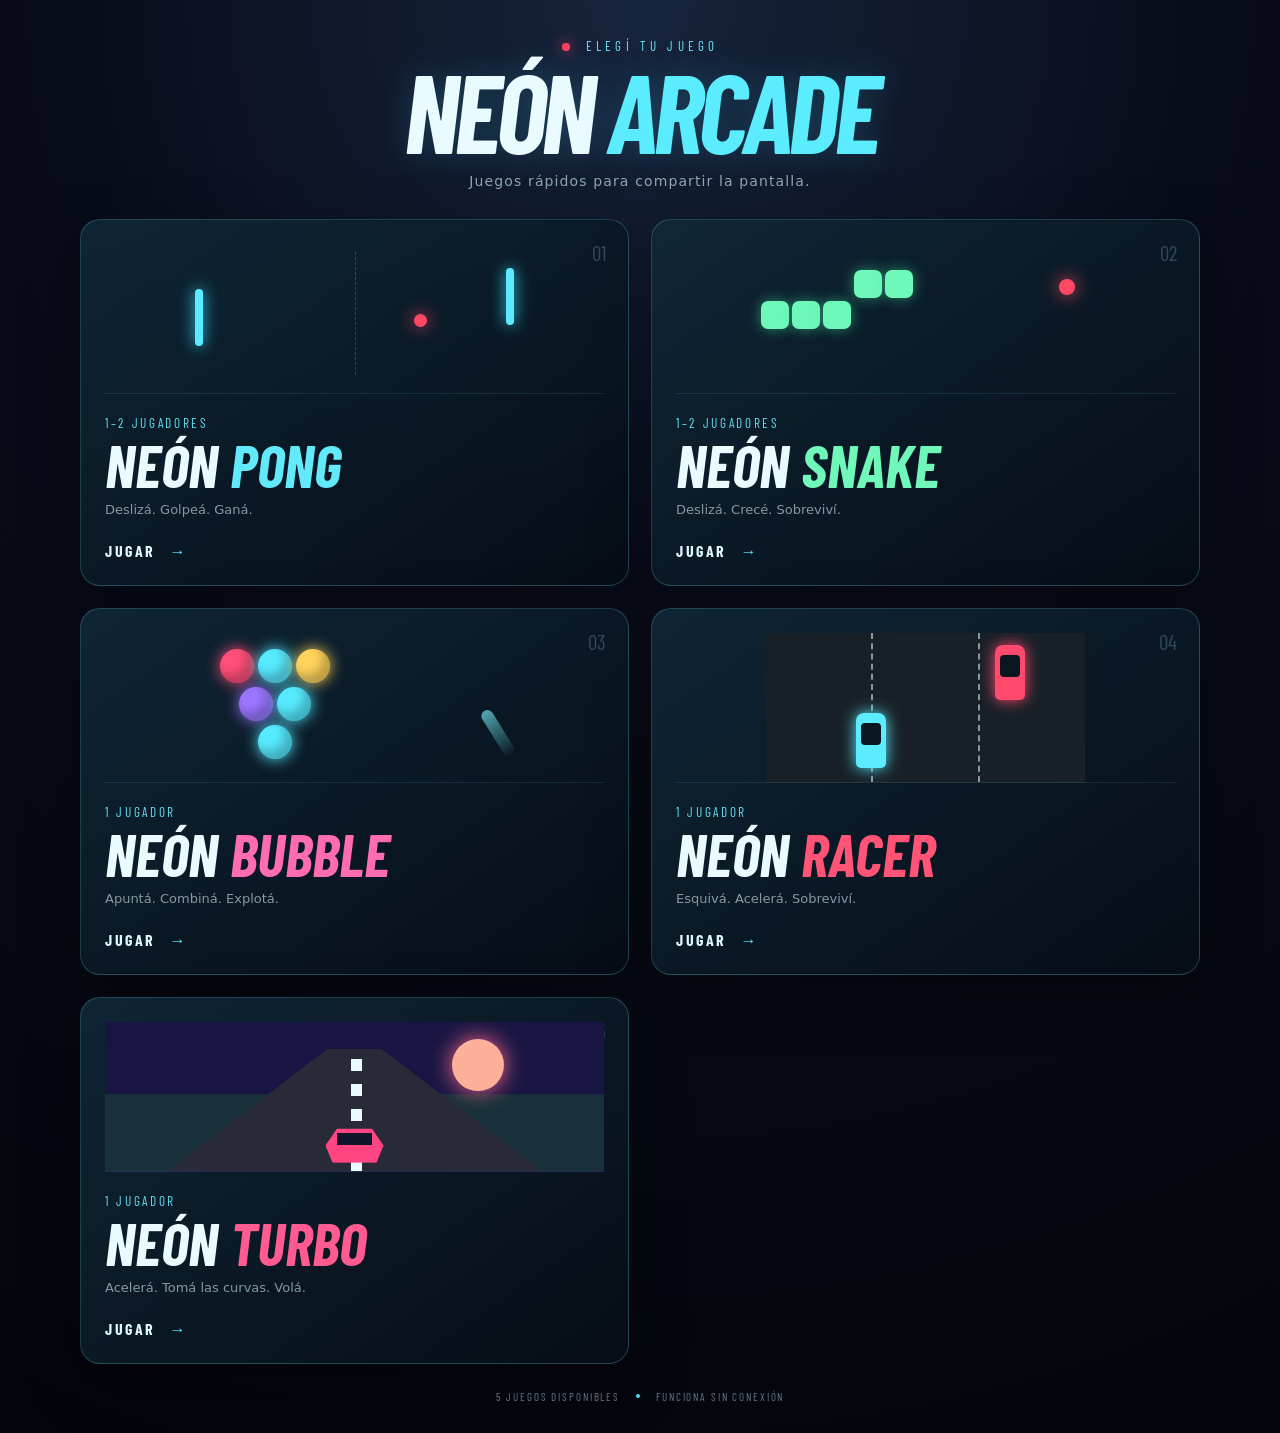
<file: index.html>
<!doctype html>
<html lang="es">
  <head>
    <meta charset="UTF-8" />
    <meta name="viewport" content="width=device-width, initial-scale=1, viewport-fit=cover, user-scalable=no" />
    <meta name="theme-color" content="#080b18" />
    <meta name="apple-mobile-web-app-capable" content="yes" />
    <meta name="apple-mobile-web-app-status-bar-style" content="black-translucent" />
    <title>Neón Arcade</title>
    <link rel="manifest" href="./manifest.webmanifest" />
    <link rel="icon" href="./icon.svg" type="image/svg+xml" />
    <link rel="stylesheet" href="./arcade.css" />
  </head>
  <body>
    <main class="arcade">
      <header class="hero">
        <div class="eyebrow"><span></span> ELEGÍ TU JUEGO</div>
        <h1>NEÓN <em>ARCADE</em></h1>
        <p>Juegos rápidos para compartir la pantalla.</p>
      </header>

      <section class="games" aria-label="Juegos disponibles">
        <a class="game-card pong" href="./pong/">
          <span class="number">01</span>
          <div class="preview" aria-hidden="true"><i class="paddle left"></i><i class="ball"></i><i class="paddle right"></i></div>
          <div class="info"><small>1–2 JUGADORES</small><h2>NEÓN <em>PONG</em></h2><p>Deslizá. Golpeá. Ganá.</p></div>
          <b>JUGAR <span>→</span></b>
        </a>

        <a class="game-card snake" href="./snake/">
          <span class="number">02</span>
          <div class="preview" aria-hidden="true"><i></i><i></i><i></i><i></i><i></i><strong></strong></div>
          <div class="info"><small>1–2 JUGADORES</small><h2>NEÓN <em>SNAKE</em></h2><p>Deslizá. Crecé. Sobreviví.</p></div>
          <b>JUGAR <span>→</span></b>
        </a>

        <a class="game-card bubble" href="./bubble/">
          <span class="number">03</span>
          <div class="preview" aria-hidden="true"><i></i><i></i><i></i><i></i><i></i><i></i><strong></strong></div>
          <div class="info"><small>1 JUGADOR</small><h2>NEÓN <em>BUBBLE</em></h2><p>Apuntá. Combiná. Explotá.</p></div>
          <b>JUGAR <span>→</span></b>
        </a>

        <a class="game-card racer" href="./racer/">
          <span class="number">04</span>
          <div class="preview" aria-hidden="true"><span class="road"></span><i class="car player"></i><i class="car rival"></i></div>
          <div class="info"><small>1 JUGADOR</small><h2>NEÓN <em>RACER</em></h2><p>Esquivá. Acelerá. Sobreviví.</p></div>
          <b>JUGAR <span>→</span></b>
        </a>

        <a class="game-card turbo" href="./turbo/">
          <span class="number">05</span>
          <div class="preview" aria-hidden="true"><span class="sun"></span><span class="turbo-road"></span><i class="turbo-car"></i></div>
          <div class="info"><small>1 JUGADOR</small><h2>NEÓN <em>TURBO</em></h2><p>Acelerá. Tomá las curvas. Volá.</p></div>
          <b>JUGAR <span>→</span></b>
        </a>
      </section>

      <footer><span>5 JUEGOS DISPONIBLES</span><i></i><span>FUNCIONA SIN CONEXIÓN</span></footer>
    </main>
    <script>if ('serviceWorker' in navigator) addEventListener('load', () => navigator.serviceWorker.register('./sw.js'));</script>
  </body>
</html>
</file>
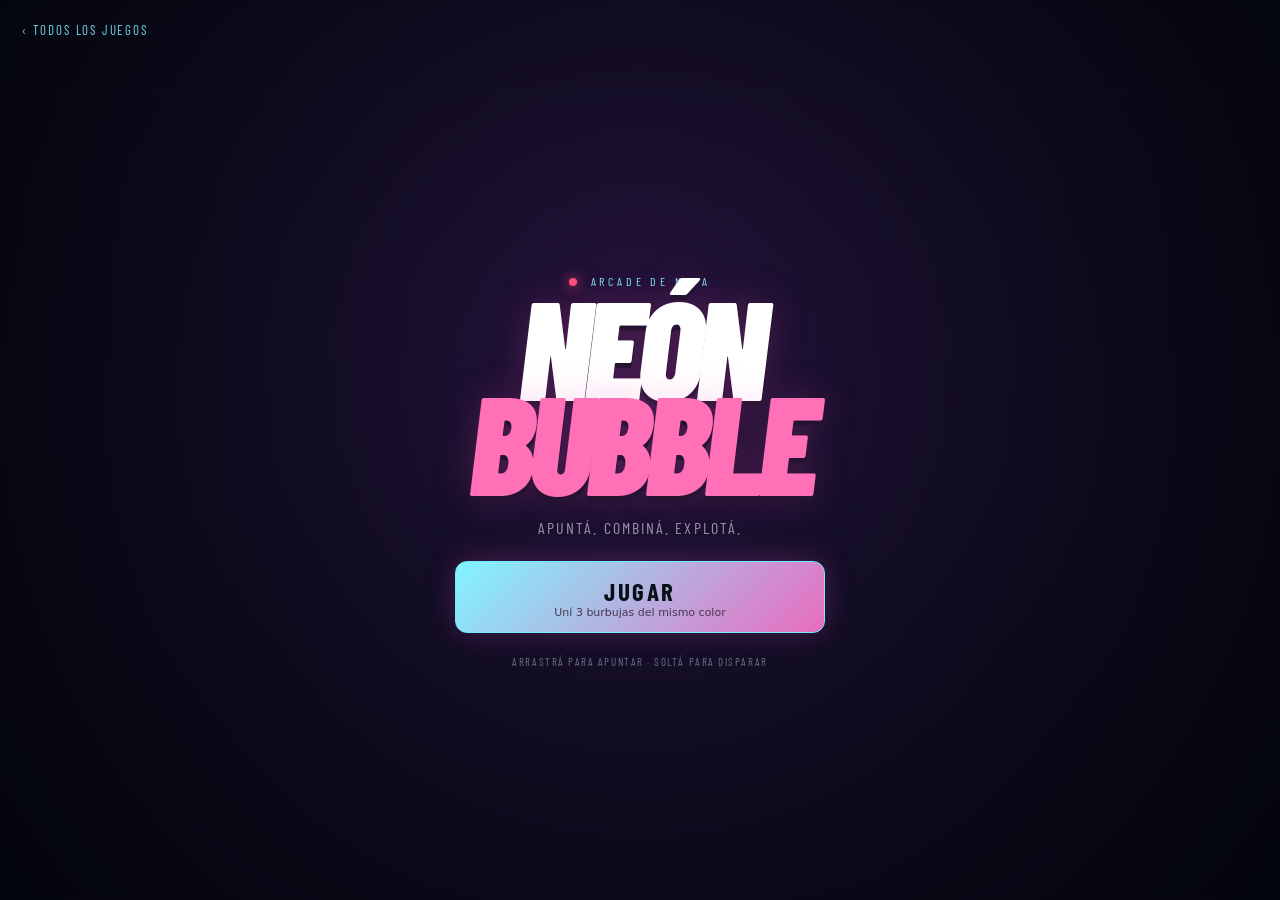
<file: bubble/index.html>
<!doctype html>
<html lang="es">
<head>
  <meta charset="UTF-8" />
  <meta name="viewport" content="width=device-width, initial-scale=1, viewport-fit=cover, user-scalable=no" />
  <meta name="theme-color" content="#120b22" />
  <meta name="apple-mobile-web-app-capable" content="yes" />
  <title>Neón Bubble</title>
  <link rel="manifest" href="../manifest.webmanifest" />
  <link rel="icon" href="../icon.svg" type="image/svg+xml" />
  <link rel="stylesheet" href="./bubble.css" />
  <link rel="stylesheet" href="./effects.css" />
</head>
<body>
  <main id="bubbleApp">
    <canvas id="game" aria-label="Tablero de Bubble Shooter"></canvas>
    <header class="hud">
      <a href="../index.html" aria-label="Todos los juegos">‹</a>
      <div><small>PUNTOS</small><strong id="score">0</strong></div>
      <div><small>RÉCORD</small><strong id="best">0</strong></div>
      <div class="miss-box"><small>FALLOS</small><strong id="misses">0/5</strong></div>
      <button id="pause" aria-label="Pausar">Ⅱ</button>
    </header>
    <section id="menu" class="screen visible">
      <a class="back" href="../index.html">‹ TODOS LOS JUEGOS</a>
      <div class="kicker"><span></span> ARCADE DE MESA</div>
      <h1>NEÓN<br><em>BUBBLE</em></h1>
      <p>Apuntá. Combiná. Explotá.</p>
      <button id="start" class="primary"><b>JUGAR</b><small>Uní 3 burbujas del mismo color</small></button>
      <div class="help">ARRASTRÁ PARA APUNTAR · SOLTÁ PARA DISPARAR</div>
    </section>
    <section id="dialog" class="screen dialog">
      <p id="eyebrow">PARTIDA EN PAUSA</p><h2 id="title">Pausa</h2><p id="result"></p>
      <button id="resume" class="primary"><b>CONTINUAR</b></button>
      <button id="restart" class="plain">NUEVA PARTIDA</button>
      <a href="../index.html" class="plain link">TODOS LOS JUEGOS</a>
    </section>
    <div id="hint">ARRASTRÁ Y SOLTÁ PARA DISPARAR</div>
    <div id="toast" role="status" aria-live="polite"></div>
  </main>
  <script src="./bubble.js"></script>
</body>
</html>
</file>
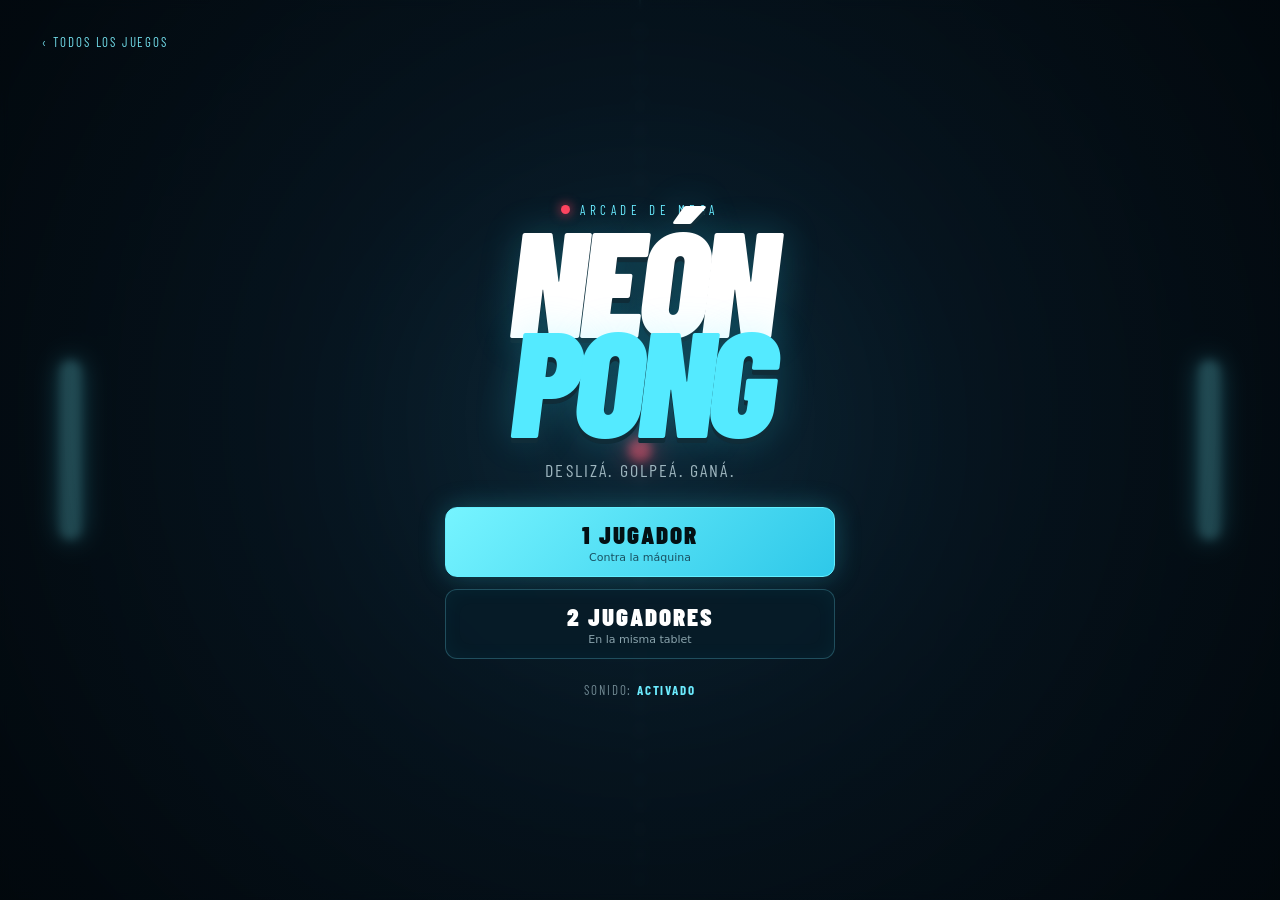
<file: pong/index.html>
<!doctype html>
<html lang="es">
  <head>
    <meta charset="UTF-8" />
    <meta name="viewport" content="width=device-width, initial-scale=1, viewport-fit=cover, user-scalable=no" />
    <meta name="theme-color" content="#08131f" />
    <meta name="apple-mobile-web-app-capable" content="yes" />
    <meta name="apple-mobile-web-app-status-bar-style" content="black-translucent" />
    <title>Neón Pong</title>
    <link rel="manifest" href="../manifest.webmanifest" />
    <link rel="icon" href="../icon.svg" type="image/svg+xml" />
    <link rel="stylesheet" href="./styles.css" />
  </head>
  <body>
    <main id="app">
      <canvas id="game" aria-label="Mesa de juego"></canvas>
      <header class="topbar">
        <button id="homeButton" class="icon-button" aria-label="Pausar y volver">‹</button>
        <div id="score" class="score" aria-live="polite"><span>0</span><i></i><span>0</span></div>
        <button id="pauseButton" class="icon-button" aria-label="Pausar">Ⅱ</button>
      </header>
      <section id="menu" class="panel visible">
        <a class="game-link arcade-back" href="../index.html">‹ TODOS LOS JUEGOS</a>
        <div class="brand"><span class="ball-mark"></span><p>ARCADE DE MESA</p></div>
        <h1>NEÓN<br /><em>PONG</em></h1>
        <p class="subtitle">Deslizá. Golpeá. Ganá.</p>
        <div class="actions">
          <button class="mode primary" data-mode="solo"><span>1 JUGADOR</span><small>Contra la máquina</small></button>
          <button class="mode" data-mode="duo"><span>2 JUGADORES</span><small>En la misma tablet</small></button>
        </div>
        <button id="soundButton" class="sound">SONIDO: <b>ACTIVADO</b></button>
      </section>
      <section id="message" class="panel compact" aria-live="assertive">
        <p id="messageEyebrow">PARTIDA EN PAUSA</p><h2 id="messageTitle">Pausa</h2>
        <button id="resumeButton" class="mode primary"><span>CONTINUAR</span></button>
        <button id="menuButton" class="text-button">VOLVER AL MENÚ</button>
      </section>
      <div id="hint" class="hint"><span>DESLIZÁ PARA MOVER</span></div>
    </main>
    <script src="./game.js"></script>
  </body>
</html>
</file>
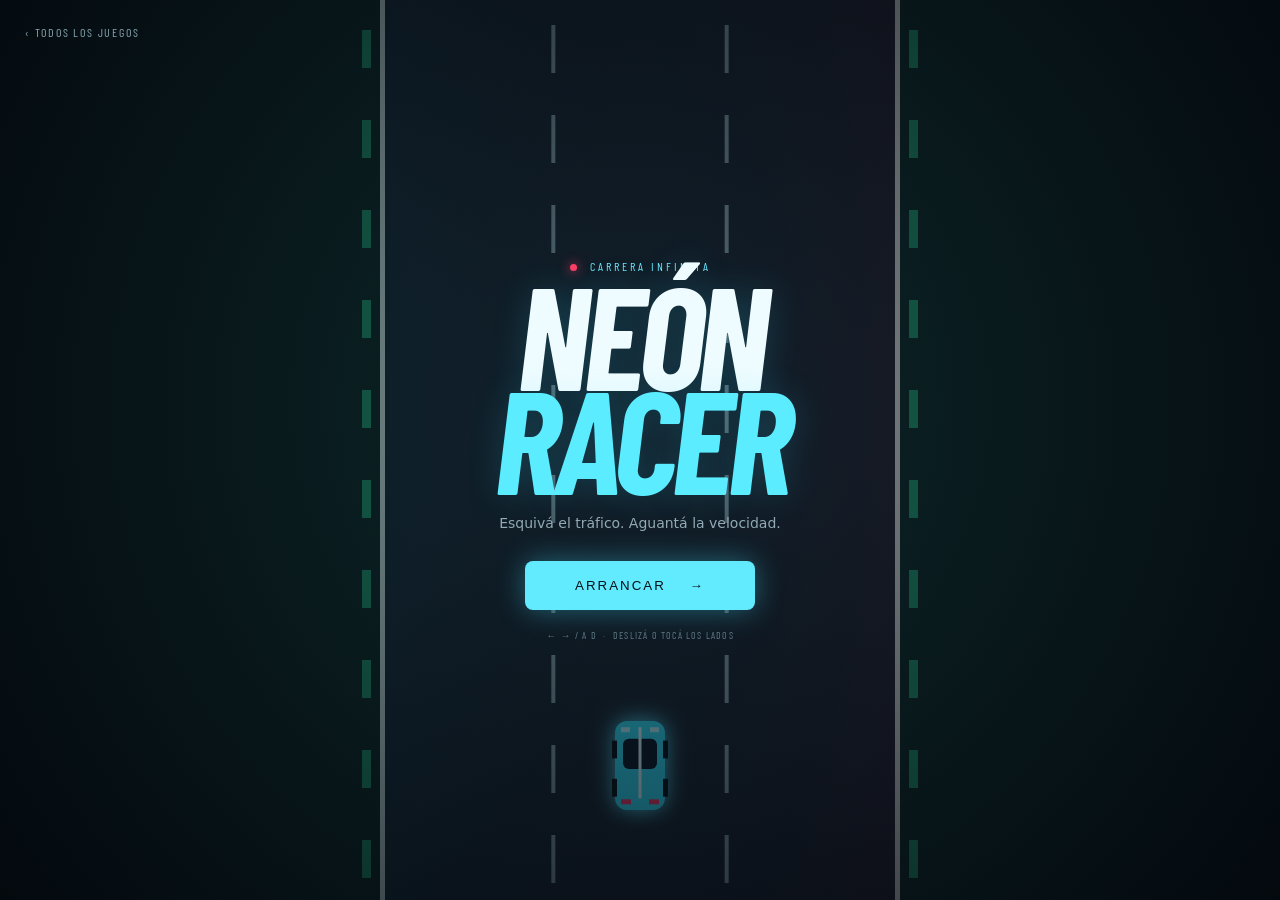
<file: racer/index.html>
<!doctype html>
<html lang="es">
  <head>
    <meta charset="UTF-8" />
    <meta name="viewport" content="width=device-width, initial-scale=1, viewport-fit=cover, user-scalable=no" />
    <meta name="theme-color" content="#080912" />
    <title>Neón Racer</title>
    <link rel="manifest" href="../manifest.webmanifest" />
    <link rel="icon" href="../icon.svg" type="image/svg+xml" />
    <link rel="stylesheet" href="./racer.css" />
  </head>
  <body>
    <main id="racerApp">
      <canvas id="racerGame" aria-label="Pista de Neón Racer"></canvas>
      <header class="hud" id="hud">
        <a class="round" href="../index.html" aria-label="Volver al arcade">‹</a>
        <div><small>DISTANCIA</small><strong><span id="score">0</span> m</strong></div>
        <div><small>RÉCORD</small><strong><span id="best">0</span> m</strong></div>
        <button class="round" id="pause" aria-label="Pausar">Ⅱ</button>
      </header>

      <section class="screen visible" id="menu">
        <a class="back" href="../index.html">‹ TODOS LOS JUEGOS</a>
        <div class="kicker"><i></i> CARRERA INFINITA</div>
        <h1>NEÓN<br /><em>RACER</em></h1>
        <p>Esquivá el tráfico. Aguantá la velocidad.</p>
        <button class="main-button" id="start">ARRANCAR <span>→</span></button>
        <small class="instructions">← → / A D &nbsp;·&nbsp; DESLIZÁ O TOCÁ LOS LADOS</small>
      </section>

      <section class="screen dialog" id="message">
        <div class="kicker"><i></i> <span id="messageKicker">FIN DE CARRERA</span></div>
        <h2 id="messageTitle">¡Choque!</h2>
        <p id="messageText"></p>
        <button class="main-button" id="retry">OTRA CARRERA</button>
        <button class="plain" id="resume">CONTINUAR</button>
        <a class="plain link" href="../index.html">VOLVER AL ARCADE</a>
      </section>

      <div class="mobile-controls" id="controls">
        <button data-dir="-1" aria-label="Mover a la izquierda">‹</button>
        <button data-dir="1" aria-label="Mover a la derecha">›</button>
      </div>
    </main>
    <script src="./racer.js"></script>
  </body>
</html>
</file>
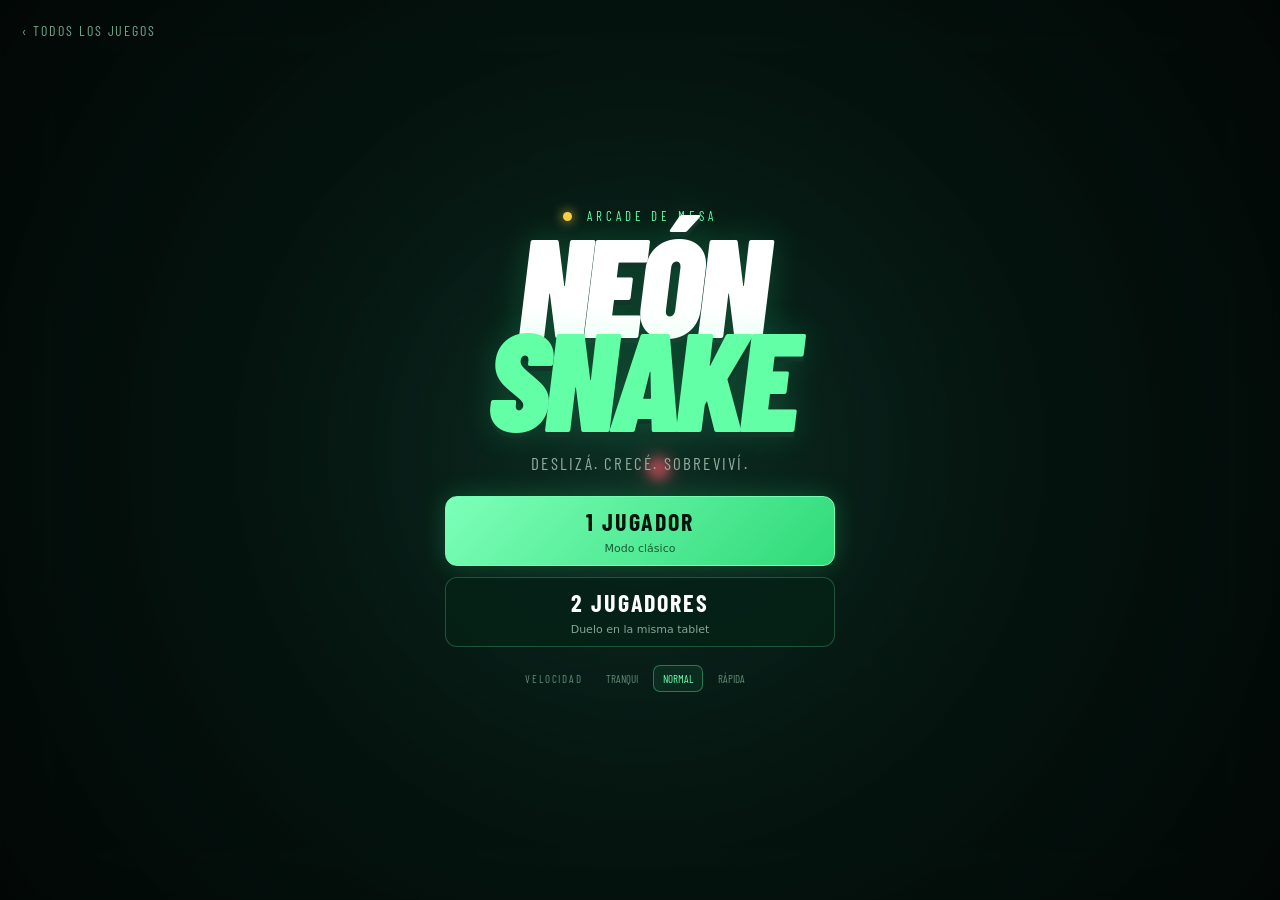
<file: snake/index.html>
<!doctype html>
<html lang="es">
  <head>
    <meta charset="UTF-8" />
    <meta name="viewport" content="width=device-width, initial-scale=1, viewport-fit=cover, user-scalable=no" />
    <meta name="theme-color" content="#07140f" />
    <meta name="apple-mobile-web-app-capable" content="yes" />
    <meta name="apple-mobile-web-app-status-bar-style" content="black-translucent" />
    <title>Neón Snake</title>
    <link rel="manifest" href="../manifest.webmanifest" />
    <link rel="icon" href="../icon.svg" type="image/svg+xml" />
    <link rel="stylesheet" href="./snake.css" />
  </head>
  <body>
    <main id="snakeApp">
      <canvas id="snakeGame" aria-label="Tablero de Neón Snake"></canvas>
      <header class="hud">
        <button id="snakeHome" class="round" aria-label="Pausar y volver">‹</button>
        <div class="scores"><div><small id="leftLabel">PUNTOS</small><strong id="leftScore">0</strong></div><i></i><div id="rightBox"><small id="rightLabel">RÉCORD</small><strong id="rightScore">0</strong></div></div>
        <button id="snakePause" class="round" aria-label="Pausar">Ⅱ</button>
      </header>

      <section id="snakeMenu" class="screen visible">
        <a class="back-link" href="../index.html">‹ TODOS LOS JUEGOS</a>
        <div class="kicker"><span></span> ARCADE DE MESA</div>
        <h1>NEÓN<br /><em>SNAKE</em></h1>
        <p class="tagline">Deslizá. Crecé. Sobreviví.</p>
        <div class="menu-actions">
          <button class="choice main" data-snake-mode="classic"><b>1 JUGADOR</b><small>Modo clásico</small></button>
          <button class="choice" data-snake-mode="duel"><b>2 JUGADORES</b><small>Duelo en la misma tablet</small></button>
        </div>
        <div class="speed-picker" role="group" aria-label="Velocidad">
          <span>VELOCIDAD</span>
          <button data-speed="slow">TRANQUI</button><button class="selected" data-speed="normal">NORMAL</button><button data-speed="fast">RÁPIDA</button>
        </div>
      </section>

      <section id="snakeMessage" class="screen dialog">
        <p id="snakeEyebrow">PARTIDA EN PAUSA</p>
        <h2 id="snakeTitle">Pausa</h2>
        <p id="snakeResult"></p>
        <button id="snakeResume" class="choice main"><b>CONTINUAR</b></button>
        <button id="snakeMenuButton" class="plain">VOLVER AL MENÚ</button>
      </section>
      <div id="snakeHint" class="gesture-hint">DESLIZÁ PARA GIRAR</div>
    </main>
    <script src="./snake.js"></script>
  </body>
</html>
</file>
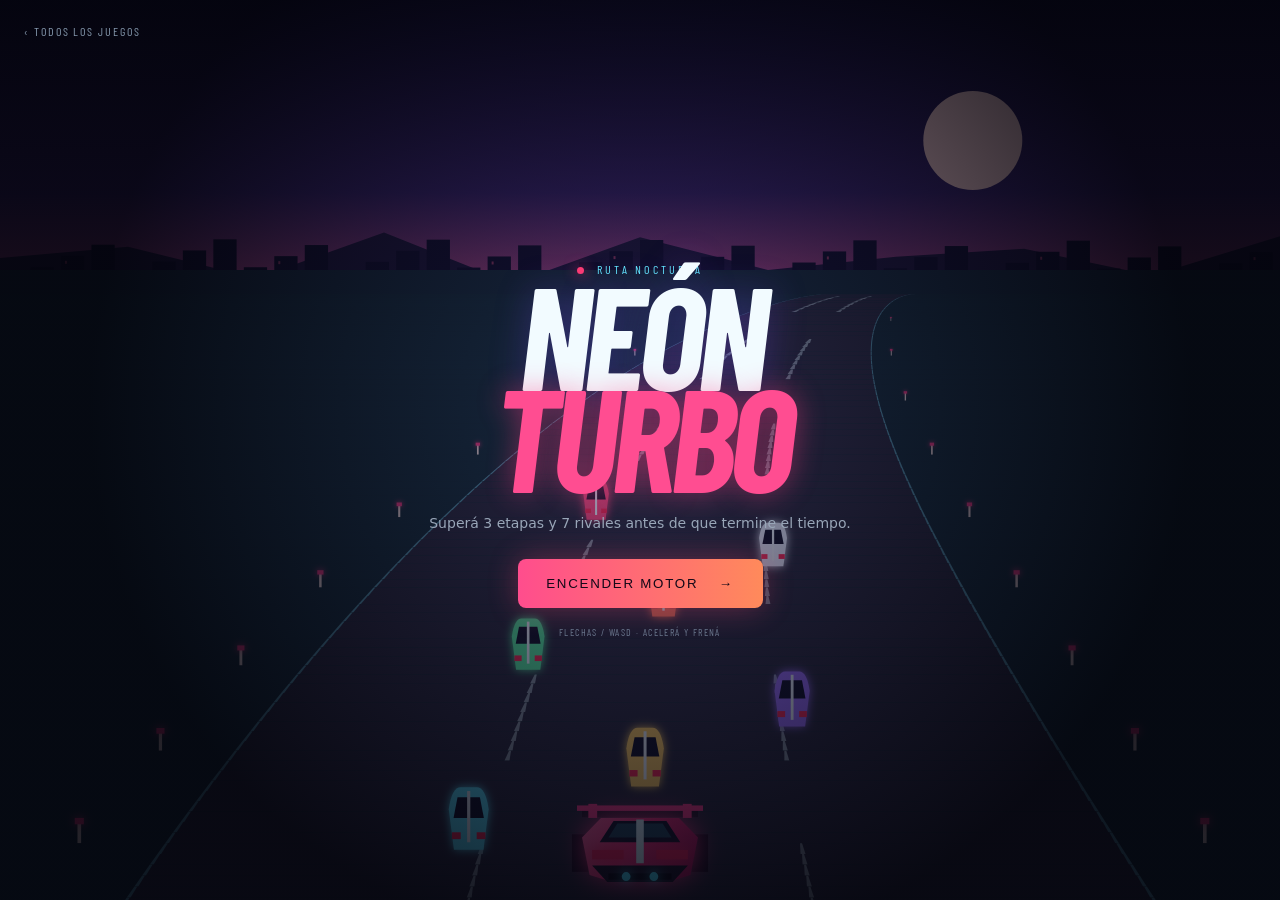
<file: turbo/index.html>
<!doctype html>
<html lang="es">
  <head>
    <meta charset="UTF-8" />
    <meta name="viewport" content="width=device-width, initial-scale=1, viewport-fit=cover, user-scalable=no" />
    <meta name="theme-color" content="#090719" />
    <title>Neón Turbo</title>
    <link rel="manifest" href="../manifest.webmanifest" />
    <link rel="icon" href="../icon.svg" type="image/svg+xml" />
    <link rel="stylesheet" href="./turbo.css" />
  </head>
  <body>
    <main id="app">
      <canvas id="game" aria-label="Juego de carreras Neón Turbo"></canvas>
      <header class="hud" id="hud">
        <a href="../index.html" class="round" aria-label="Volver al arcade">‹</a>
        <div class="stat"><small>VELOCIDAD</small><strong><span id="speed">0</span></strong><b>KM/H</b></div>
        <div class="stat"><small>POSICIÓN</small><strong><span id="place">8</span><sup>/8</sup></strong></div>
        <div class="stat distance"><small>ETAPA <span id="stage">1</span>/3</small><strong><span id="distance">0.0</span></strong><b>KM</b></div>
        <div class="stat timer"><small>TIEMPO</small><strong><span id="timer">45</span></strong><b>SEG</b></div>
        <button class="round sound" id="sound" aria-label="Desactivar sonido">♪</button>
        <button class="round pause" id="pause" aria-label="Pausar">Ⅱ</button>
      </header>
      <div class="race-progress" id="raceProgress">
        <div class="progress-label"><span>ETAPA <b id="progressStage">1</b></span><strong id="remaining">FALTAN 6.0 KM</strong></div>
        <div class="progress-track"><i id="progressFill"></i><b style="left:33.33%"></b><b style="left:66.66%"></b><b class="finish" style="left:100%"></b></div>
      </div>

      <div class="start-lights" id="startLights" aria-live="assertive">
        <div><i></i><i></i><i></i></div><strong id="lightText">PREPARATE</strong>
      </div>

      <section class="screen visible" id="menu">
        <a href="../index.html" class="back">‹ TODOS LOS JUEGOS</a>
        <div class="kicker"><i></i> RUTA NOCTURNA</div>
        <h1>NEÓN<br /><em>TURBO</em></h1>
        <p>Superá 3 etapas y 7 rivales antes de que termine el tiempo.</p>
        <button class="main" id="start">ENCENDER MOTOR <span>→</span></button>
        <small class="hint">FLECHAS / WASD · ACELERÁ Y FRENÁ</small>
      </section>

      <section class="screen result" id="message">
        <div class="kicker"><i></i> <span id="resultKicker">FIN DEL VIAJE</span></div>
        <h2 id="resultTitle">Fuera de pista</h2>
        <p id="resultText"></p>
        <button class="main" id="retry">VOLVER A CORRER</button>
        <button class="plain" id="resume">CONTINUAR</button>
        <a class="plain link" href="../index.html">VOLVER AL ARCADE</a>
      </section>

      <div class="touch" id="touch">
        <div class="steering">
          <button data-control="left" aria-label="Doblar a la izquierda">‹</button>
          <button data-control="right" aria-label="Doblar a la derecha">›</button>
        </div>
        <div class="pedals">
          <button class="brake" data-control="brake"><span>FRENO</span></button>
          <button class="gas" data-control="gas"><span>ACELERAR</span></button>
        </div>
      </div>
    </main>
    <script src="./turbo.js"></script>
  </body>
</html>
</file>
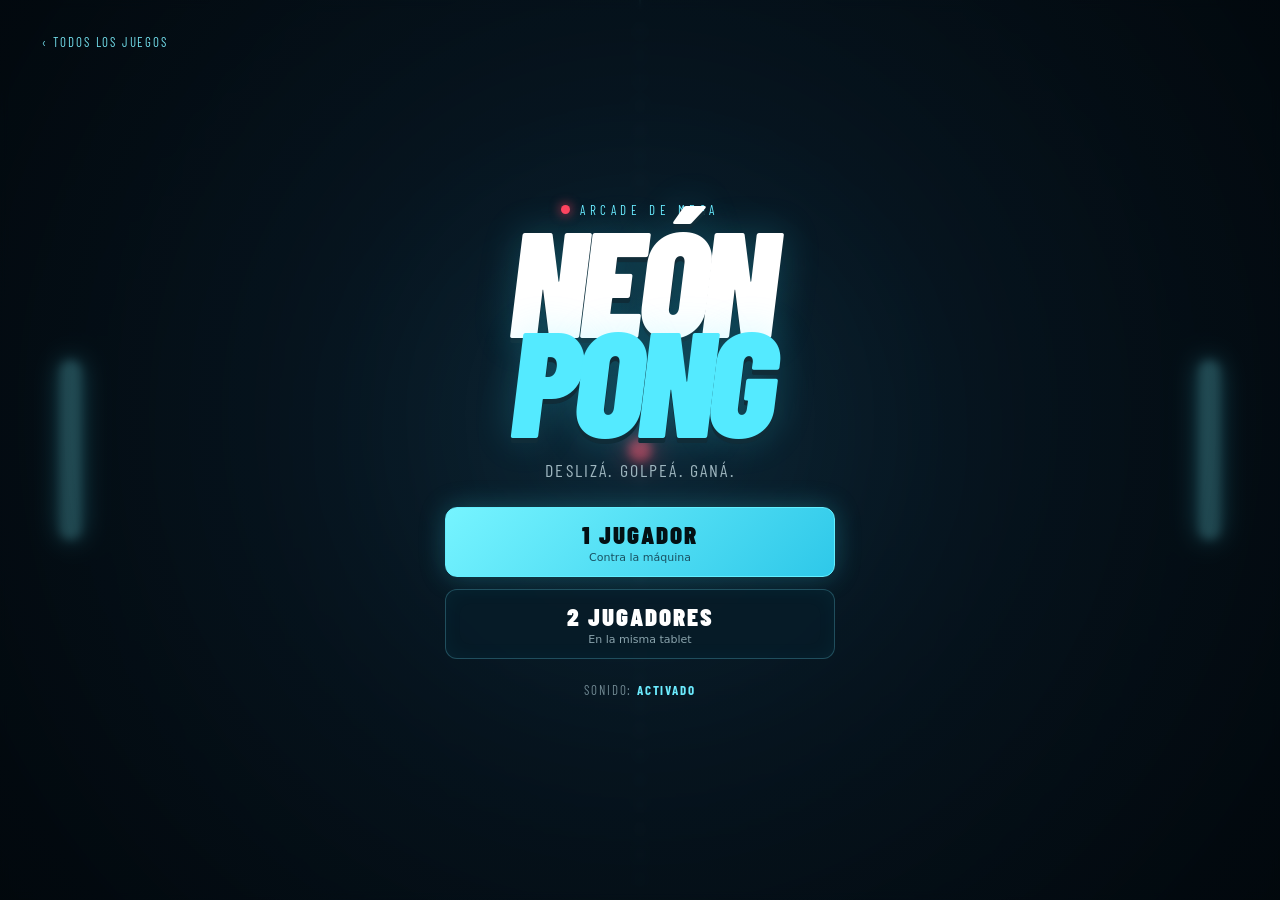
<file: pong.html>
<!doctype html>
<html lang="es">
  <head>
    <meta charset="UTF-8" />
    <meta name="viewport" content="width=device-width, initial-scale=1, viewport-fit=cover, user-scalable=no" />
    <meta name="theme-color" content="#08131f" />
    <meta name="apple-mobile-web-app-capable" content="yes" />
    <meta name="apple-mobile-web-app-status-bar-style" content="black-translucent" />
    <title>Neón Pong</title>
    <link rel="manifest" href="./manifest.webmanifest" />
    <link rel="icon" href="./icon.svg" type="image/svg+xml" />
    <link rel="stylesheet" href="./styles.css" />
  </head>
  <body>
    <main id="app">
      <canvas id="game" aria-label="Mesa de juego"></canvas>
      <header class="topbar">
        <button id="homeButton" class="icon-button" aria-label="Pausar y volver">‹</button>
        <div id="score" class="score" aria-live="polite"><span>0</span><i></i><span>0</span></div>
        <button id="pauseButton" class="icon-button" aria-label="Pausar">Ⅱ</button>
      </header>
      <section id="menu" class="panel visible">
        <a class="game-link arcade-back" href="./index.html">‹ TODOS LOS JUEGOS</a>
        <div class="brand"><span class="ball-mark"></span><p>ARCADE DE MESA</p></div>
        <h1>NEÓN<br /><em>PONG</em></h1>
        <p class="subtitle">Deslizá. Golpeá. Ganá.</p>
        <div class="actions">
          <button class="mode primary" data-mode="solo"><span>1 JUGADOR</span><small>Contra la máquina</small></button>
          <button class="mode" data-mode="duo"><span>2 JUGADORES</span><small>En la misma tablet</small></button>
        </div>
        <button id="soundButton" class="sound">SONIDO: <b>ACTIVADO</b></button>
      </section>
      <section id="message" class="panel compact" aria-live="assertive">
        <p id="messageEyebrow">PARTIDA EN PAUSA</p><h2 id="messageTitle">Pausa</h2>
        <button id="resumeButton" class="mode primary"><span>CONTINUAR</span></button>
        <button id="menuButton" class="text-button">VOLVER AL MENÚ</button>
      </section>
      <div id="hint" class="hint"><span>DESLIZÁ PARA MOVER</span></div>
    </main>
    <script src="./game.js"></script>
  </body>
</html>
</file>
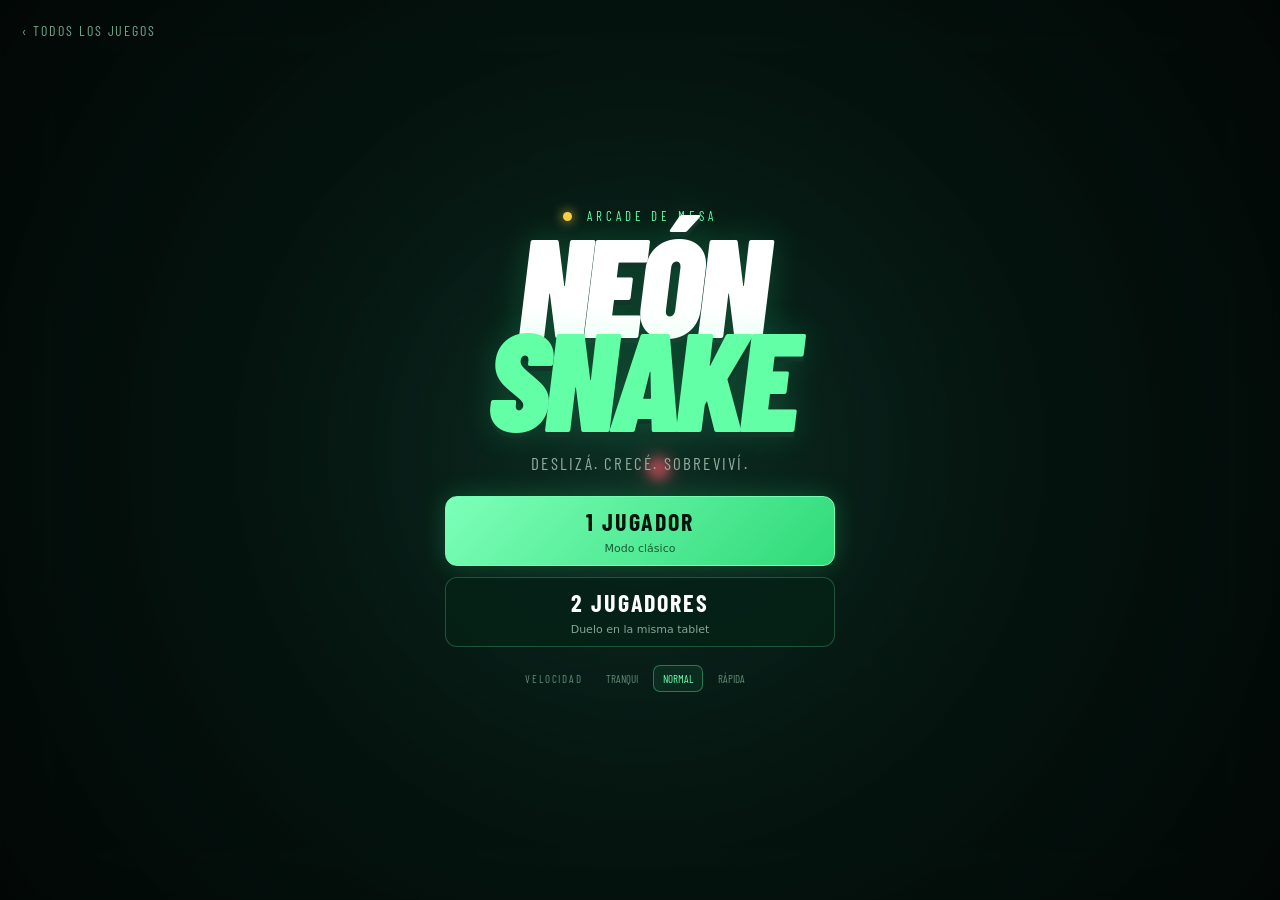
<file: snake.html>
<!doctype html>
<html lang="es">
  <head>
    <meta charset="UTF-8" />
    <meta name="viewport" content="width=device-width, initial-scale=1, viewport-fit=cover, user-scalable=no" />
    <meta name="theme-color" content="#07140f" />
    <meta name="apple-mobile-web-app-capable" content="yes" />
    <meta name="apple-mobile-web-app-status-bar-style" content="black-translucent" />
    <title>Neón Snake</title>
    <link rel="manifest" href="./manifest.webmanifest" />
    <link rel="icon" href="./icon.svg" type="image/svg+xml" />
    <link rel="stylesheet" href="./snake.css" />
  </head>
  <body>
    <main id="snakeApp">
      <canvas id="snakeGame" aria-label="Tablero de Neón Snake"></canvas>
      <header class="hud">
        <button id="snakeHome" class="round" aria-label="Pausar y volver">‹</button>
        <div class="scores"><div><small id="leftLabel">PUNTOS</small><strong id="leftScore">0</strong></div><i></i><div id="rightBox"><small id="rightLabel">RÉCORD</small><strong id="rightScore">0</strong></div></div>
        <button id="snakePause" class="round" aria-label="Pausar">Ⅱ</button>
      </header>

      <section id="snakeMenu" class="screen visible">
        <a class="back-link" href="./index.html">‹ TODOS LOS JUEGOS</a>
        <div class="kicker"><span></span> ARCADE DE MESA</div>
        <h1>NEÓN<br /><em>SNAKE</em></h1>
        <p class="tagline">Deslizá. Crecé. Sobreviví.</p>
        <div class="menu-actions">
          <button class="choice main" data-snake-mode="classic"><b>1 JUGADOR</b><small>Modo clásico</small></button>
          <button class="choice" data-snake-mode="duel"><b>2 JUGADORES</b><small>Duelo en la misma tablet</small></button>
        </div>
        <div class="speed-picker" role="group" aria-label="Velocidad">
          <span>VELOCIDAD</span>
          <button data-speed="slow">TRANQUI</button><button class="selected" data-speed="normal">NORMAL</button><button data-speed="fast">RÁPIDA</button>
        </div>
      </section>

      <section id="snakeMessage" class="screen dialog">
        <p id="snakeEyebrow">PARTIDA EN PAUSA</p>
        <h2 id="snakeTitle">Pausa</h2>
        <p id="snakeResult"></p>
        <button id="snakeResume" class="choice main"><b>CONTINUAR</b></button>
        <button id="snakeMenuButton" class="plain">VOLVER AL MENÚ</button>
      </section>
      <div id="snakeHint" class="gesture-hint">DESLIZÁ PARA GIRAR</div>
    </main>
    <script src="./snake.js"></script>
  </body>
</html>
</file>
<file: arcade.css>
@import url('https://fonts.googleapis.com/css2?family=Barlow+Condensed:ital,wght@0,700;0,900;1,900&display=swap');
:root { color-scheme: dark; font-family: "Barlow Condensed", Impact, sans-serif; }
* { box-sizing: border-box; -webkit-tap-highlight-color: transparent; }
html, body { min-height: 100%; margin: 0; background: #050711; }
body { color: #e9fbff; background: radial-gradient(circle at 50% 0, #16243d 0, #080b18 38%, #04050c 100%); }
.arcade { min-height: 100vh; padding: max(38px, env(safe-area-inset-top)) max(24px, env(safe-area-inset-right)) max(30px, env(safe-area-inset-bottom)) max(24px, env(safe-area-inset-left)); overflow: hidden; position: relative; }
.arcade::before { content: ""; position: fixed; inset: 0; opacity: .18; pointer-events: none; background-image: linear-gradient(rgba(255,255,255,.04) 1px, transparent 1px), linear-gradient(90deg,rgba(255,255,255,.04) 1px,transparent 1px); background-size: 36px 36px; }
.hero, .games, footer { position: relative; z-index: 1; width: min(1120px, 100%); margin-inline: auto; }
.hero { text-align: center; }
.eyebrow { color: #70ebff; font-size: 13px; letter-spacing: .32em; }
.eyebrow span { display: inline-block; width: 8px; height: 8px; margin-right: 9px; border-radius: 50%; background: #ff405f; box-shadow: 0 0 14px #ff405f; }
h1 { margin: 4px 0 0; font-size: clamp(58px, 10vw, 110px); font-style: italic; line-height: .95; letter-spacing: -.045em; text-shadow: 0 0 34px rgba(70,220,255,.2); }
h1 em { color: #5cecff; font-style: inherit; }
.hero p { margin: 10px 0 30px; color: #8da7b2; font: 14px system-ui, sans-serif; letter-spacing: .08em; }
.games { display: grid; grid-template-columns: repeat(2, minmax(0, 1fr)); gap: 22px; }
.game-card { position: relative; min-height: 360px; padding: 24px; overflow: hidden; color: inherit; text-decoration: none; border: 1px solid rgba(119,226,244,.22); border-radius: 20px; background: linear-gradient(145deg,rgba(16,40,56,.92),rgba(6,13,22,.95)); box-shadow: 0 18px 60px rgba(0,0,0,.28); transition: transform .2s, border-color .2s; }
.game-card:active { transform: scale(.985); }
.game-card:hover { border-color: rgba(106,235,255,.65); transform: translateY(-3px); }
.number { position: absolute; top: 20px; right: 22px; color: rgba(168,224,233,.25); font-size: 21px; }
.preview { height: 150px; position: relative; margin-bottom: 18px; border-bottom: 1px solid rgba(117,220,239,.12); }
.pong .preview::after { content: ""; position: absolute; left: 50%; top: 8px; bottom: 18px; border-left: 1px dashed rgba(113,223,242,.25); }
.paddle { position: absolute; top: 45px; width: 8px; height: 57px; border-radius: 4px; background: #5beaff; box-shadow: 0 0 15px #31d8f5; }
.paddle.left { left: 18%; }.paddle.right { right: 18%; top: 24px; }
.ball { position: absolute; left: 62%; top: 70px; width: 13px; height: 13px; border-radius: 50%; background: #ff4964; box-shadow: 0 0 17px #ff4964; }
.snake .preview i { position: absolute; width: 28px; height: 28px; border-radius: 7px; background: #70f7ba; box-shadow: 0 0 13px rgba(68,240,161,.5); top: 57px; }
.snake .preview i:nth-child(1){left:17%}.snake .preview i:nth-child(2){left:calc(17% + 31px)}.snake .preview i:nth-child(3){left:calc(17% + 62px)}.snake .preview i:nth-child(4){left:calc(17% + 93px);top:26px}.snake .preview i:nth-child(5){left:calc(17% + 124px);top:26px}
.snake .preview strong { position:absolute; right:20%; top:35px; width:16px; height:16px; border-radius:50%; background:#ff4964; box-shadow:0 0 18px #ff4964; }
.bubble .preview i { position:absolute; width:34px; height:34px; border-radius:50%; box-shadow:inset -7px -8px 10px rgba(0,0,0,.25),0 0 15px currentColor; }
.bubble .preview i:nth-child(1){left:23%;top:16px;color:#ff4f78;background:currentColor}.bubble .preview i:nth-child(2){left:calc(23% + 38px);top:16px;color:#56eaff;background:currentColor}.bubble .preview i:nth-child(3){left:calc(23% + 76px);top:16px;color:#ffd35c;background:currentColor}.bubble .preview i:nth-child(4){left:calc(23% + 19px);top:54px;color:#9b75ff;background:currentColor}.bubble .preview i:nth-child(5){left:calc(23% + 57px);top:54px;color:#56eaff;background:currentColor}.bubble .preview i:nth-child(6){left:calc(23% + 38px);top:92px;color:#56eaff;background:currentColor}
.bubble .preview strong { position:absolute; right:20%; bottom:23px; width:12px; height:52px; transform:rotate(-32deg); border-radius:10px; background:linear-gradient(#75f3ff,transparent); opacity:.65; }
.bubble h2 em { color:#ff6db0; }
.racer .preview { overflow:hidden; background:linear-gradient(90deg,transparent 18%,#182027 18%,#182027 82%,transparent 82%); }
.racer .road { position:absolute; inset:0 39%; border-left:2px dashed rgba(230,250,255,.55); border-right:2px dashed rgba(230,250,255,.55); }
.racer .car { position:absolute; width:30px; height:55px; border-radius:8px 8px 5px 5px; box-shadow:0 0 15px currentColor; }
.racer .car::before { content:""; position:absolute; inset:10px 5px 23px; border-radius:4px; background:#0b1720; }
.racer .car.player { left:36%; bottom:14px; color:#5cecff; background:currentColor; }
.racer .car.rival { right:30%; top:12px; color:#ff496d; background:currentColor; }
.racer h2 em { color:#ff5476; }
.turbo .preview { overflow:hidden; background:linear-gradient(#191542 0 48%,#173039 49%); }
.turbo .sun { position:absolute; width:52px; height:52px; right:20%; top:17px; border-radius:50%; background:#ffb09a; box-shadow:0 0 22px #ff6b8f; }
.turbo-road { position:absolute; left:12%; right:12%; bottom:-2px; height:83%; background:#282a38; clip-path:polygon(43% 0,57% 0,100% 100%,0 100%); }
.turbo-road::before { content:""; position:absolute; left:49%; top:8%; width:3%; height:92%; background:repeating-linear-gradient(#e9fbff 0 12px,transparent 12px 25px); }
.turbo-car { position:absolute; left:calc(50% - 29px); bottom:8px; width:58px; height:34px; background:#ff4683; clip-path:polygon(20% 0,80% 0,100% 50%,88% 100%,12% 100%,0 50%); box-shadow:0 0 18px #ff4683; }
.turbo-car::before { content:""; position:absolute; left:20%; right:20%; top:14%; height:35%; background:#11152b; }
.turbo h2 em { color:#ff5b91; }
.info small { color: #66dff3; letter-spacing: .2em; }
h2 { margin: 3px 0; font-size: clamp(38px, 5vw, 60px); font-style: italic; line-height: 1; }
h2 em { color: #62eafa; font-style: inherit; }
.snake h2 em { color: #70f7ba; }
.info p { margin: 8px 0 24px; color: #819aa5; font: 13px system-ui, sans-serif; }
.game-card > b { letter-spacing: .16em; color: #dffaff; }.game-card > b span { color:#63eaff; margin-left:8px; }
footer { display:flex; justify-content:center; align-items:center; gap:16px; margin-top:26px; color:#637781; font-size:11px; letter-spacing:.17em; }
footer i { width:4px; height:4px; border-radius:50%; background:#4bdcf5; }
@media (max-width: 680px) { .arcade { padding-inline: 16px; } .games { grid-template-columns: 1fr; } .game-card { min-height: 310px; } .preview { height: 115px; } footer { flex-wrap: wrap; } }
</file>
<file: bubble/bubble.css>
@import url('https://fonts.googleapis.com/css2?family=Barlow+Condensed:ital,wght@0,700;0,900;1,900&display=swap');
:root{color-scheme:dark;font-family:"Barlow Condensed",Impact,sans-serif}*{box-sizing:border-box;-webkit-tap-highlight-color:transparent}html,body{width:100%;height:100%;margin:0;overflow:hidden;background:#050610;touch-action:none}button,a{font:inherit;color:inherit}#bubbleApp{position:fixed;inset:0;overflow:hidden;background:radial-gradient(circle at 50% 35%,#26163e 0,#0c1020 48%,#04060d 100%)}#bubbleApp:after{content:"";position:absolute;inset:0;pointer-events:none;opacity:.13;background-image:linear-gradient(rgba(255,255,255,.04) 1px,transparent 1px),linear-gradient(90deg,rgba(255,255,255,.04) 1px,transparent 1px);background-size:32px 32px}canvas{position:absolute;width:100%;height:100%;display:block}.hud{position:absolute;z-index:4;left:max(16px,env(safe-area-inset-left));right:max(16px,env(safe-area-inset-right));top:max(12px,env(safe-area-inset-top));display:none;align-items:center;justify-content:center;gap:clamp(25px,8vw,90px);pointer-events:none}.playing .hud{display:flex}.hud a,.hud button{position:absolute;width:48px;height:48px;border:1px solid rgba(109,233,255,.25);border-radius:50%;background:rgba(7,11,25,.72);text-decoration:none;text-align:center;line-height:44px;font-size:26px;pointer-events:auto}.hud a{left:0}.hud button{right:0}.hud div{text-align:center}.hud small{display:block;color:#7a91a6;font-size:10px;letter-spacing:.18em}.hud strong{font-size:32px;line-height:1;color:#eaffff}.screen{position:absolute;z-index:6;inset:0;display:none;flex-direction:column;align-items:center;justify-content:center;text-align:center;padding:70px 24px 28px;background:radial-gradient(circle at 50% 45%,rgba(41,18,65,.48),rgba(3,5,12,.92));backdrop-filter:blur(5px)}.screen.visible{display:flex}.back{position:absolute;left:max(22px,env(safe-area-inset-left));top:max(22px,env(safe-area-inset-top));color:#72ddea;text-decoration:none;letter-spacing:.14em;font-size:13px}.kicker{color:#77eafa;letter-spacing:.32em;font-size:12px}.kicker span{display:inline-block;width:8px;height:8px;margin-right:8px;border-radius:50%;background:#ff4f78;box-shadow:0 0 13px #ff4f78}h1{margin:10px 0 0;font-size:clamp(70px,14vw,140px);font-weight:900;font-style:italic;letter-spacing:-.05em;line-height:.68;text-shadow:0 5px 0 #261331,0 0 38px rgba(234,79,174,.22)}h1 em{color:#ff70b6;font-style:inherit}.screen>p{margin:30px 0 24px;color:#9b91a9;letter-spacing:.13em;text-transform:uppercase}.primary{width:min(370px,86vw);min-height:72px;border:1px solid #70ecff;border-radius:12px;color:#061017;background:linear-gradient(135deg,#80f5ff,#e96cc0);box-shadow:0 0 28px rgba(220,86,181,.25)}.primary b{display:block;font-size:25px;letter-spacing:.1em}.primary small{display:block;font:11px system-ui,sans-serif;color:#493751}.help{margin-top:22px;color:#6e7184;font-size:11px;letter-spacing:.14em}.dialog h2{margin:0 0 10px;font-size:clamp(58px,10vw,100px);font-style:italic;text-transform:uppercase}.dialog>p{margin:4px 0 22px}.plain{margin-top:16px;border:0;background:none;color:#8792a1;letter-spacing:.14em;font-size:13px}.link{text-decoration:none}#hint{position:absolute;z-index:3;bottom:max(18px,env(safe-area-inset-bottom));left:50%;transform:translateX(-50%);display:none;color:rgba(182,217,230,.52);font-size:11px;letter-spacing:.14em;white-space:nowrap}.playing #hint{display:block}@media(max-height:600px){h1{font-size:68px}.screen>p{margin:18px 0}.help{margin-top:12px}}
</file>
<file: bubble/effects.css>
.miss-box strong { color: #ff8bab; }
.miss-box.warning strong { animation: pulse .55s infinite alternate; }
#toast { position: absolute; z-index: 8; left: 50%; top: 48%; transform: translate(-50%,-50%) scale(.8); padding: 10px 22px; border: 1px solid rgba(113,237,255,.35); border-radius: 12px; background: rgba(7,10,22,.86); color: #7ff2ff; font-size: clamp(25px,5vw,46px); font-weight: 900; font-style: italic; letter-spacing: .06em; opacity: 0; pointer-events: none; text-align: center; text-shadow: 0 0 18px currentColor; }
#toast.show { animation: toast .9s ease-out; }
#toast.penalty { color: #ff6389; border-color: rgba(255,83,125,.5); }
@keyframes toast { 0% { opacity:0; transform:translate(-50%,-40%) scale(.7) } 18% { opacity:1; transform:translate(-50%,-50%) scale(1.08) } 70% { opacity:1; transform:translate(-50%,-55%) scale(1) } 100% { opacity:0; transform:translate(-50%,-70%) scale(.9) } }
@keyframes pulse { to { color:#ff416f; text-shadow:0 0 14px #ff416f } }
@media (max-width:600px) { .hud { gap:18px } .hud strong { font-size:26px } .hud .miss-box { display:none } }
</file>
<file: pong/styles.css>
@import url('https://fonts.googleapis.com/css2?family=Barlow+Condensed:ital,wght@0,700;0,900;1,900&display=swap');

:root { color-scheme: dark; font-family: "Barlow Condensed", Impact, sans-serif; }
* { box-sizing: border-box; -webkit-tap-highlight-color: transparent; }
html, body { width: 100%; height: 100%; margin: 0; overflow: hidden; background: #050b12; touch-action: none; }
button { font: inherit; color: inherit; }
#app { position: fixed; inset: 0; overflow: hidden; background: radial-gradient(circle at 50% 48%, #102b3b 0, #08131f 42%, #04090e 100%); }
#app::after { content: ""; position: absolute; inset: 0; pointer-events: none; opacity: .16; background-image: linear-gradient(rgba(255,255,255,.035) 1px, transparent 1px), linear-gradient(90deg, rgba(255,255,255,.035) 1px, transparent 1px); background-size: 32px 32px; }
canvas { position: absolute; width: 100%; height: 100%; display: block; }
.topbar { position: absolute; z-index: 4; top: max(16px, env(safe-area-inset-top)); left: max(18px, env(safe-area-inset-left)); right: max(18px, env(safe-area-inset-right)); display: none; align-items: center; justify-content: space-between; pointer-events: none; }
.playing .topbar { display: flex; }
.icon-button { width: 52px; height: 52px; border: 1px solid rgba(132,237,255,.28); border-radius: 50%; background: rgba(3,15,24,.55); backdrop-filter: blur(8px); font-size: 27px; line-height: 1; pointer-events: auto; }
.score { display: flex; align-items: center; gap: 25px; font-weight: 900; font-size: clamp(36px, 7vw, 64px); line-height: 1; text-shadow: 0 0 18px rgba(52,220,255,.45); }
.score i { width: 1px; height: 38px; background: rgba(166,235,246,.3); }
.panel { position: absolute; z-index: 5; inset: 0; display: none; flex-direction: column; align-items: center; justify-content: center; padding: max(24px, env(safe-area-inset-top)) max(24px, env(safe-area-inset-right)) max(24px, env(safe-area-inset-bottom)) max(24px, env(safe-area-inset-left)); text-align: center; background: radial-gradient(circle at 50% 46%, rgba(10,42,58,.4), rgba(2,8,13,.88)); backdrop-filter: blur(5px); }
.panel.visible { display: flex; }
.brand { display: flex; align-items: center; gap: 10px; color: #6cecff; letter-spacing: .35em; font-size: 13px; }
.brand p { margin: 0; }
.ball-mark { width: 9px; height: 9px; border-radius: 50%; background: #ff425d; box-shadow: 0 0 12px #ff425d; }
h1 { margin: 10px 0 0; font-size: clamp(78px, 15vw, 150px); font-weight: 900; font-style: italic; letter-spacing: -.045em; line-height: .67; text-shadow: 0 5px 0 #102c38, 0 0 38px rgba(54,227,255,.22); }
h1 em { color: #54eaff; font-style: inherit; }
.subtitle { margin: 30px 0 26px; color: #9eb6bf; font-size: 18px; letter-spacing: .12em; text-transform: uppercase; }
.actions { width: min(390px, 86vw); display: grid; gap: 12px; }
.mode { min-height: 70px; padding: 11px 26px; border: 1px solid rgba(108,236,255,.25); border-radius: 12px; background: rgba(8,29,41,.82); box-shadow: inset 0 0 20px rgba(31,189,220,.05); cursor: pointer; }
.game-link { display: block; min-height: 0; padding: 12px 20px; color: #9bdce6; text-decoration: none; }
.game-link span { font-size: 16px; }
.arcade-back { position: absolute; top: max(22px, env(safe-area-inset-top)); left: max(22px, env(safe-area-inset-left)); z-index: 2; color: #72ddea; font-size: 13px; letter-spacing: .14em; }
.mode span { display: block; font-size: 25px; font-weight: 900; letter-spacing: .08em; }
.mode small { display: block; margin-top: 2px; color: #8aa4ad; font-family: system-ui, sans-serif; font-size: 11px; }
.mode.primary { color: #031014; border-color: #63efff; background: linear-gradient(135deg, #76f4ff, #2ec8e9); box-shadow: 0 0 26px rgba(57,220,245,.26); }
.mode.primary small { color: #195162; }
.sound, .text-button { margin-top: 22px; border: 0; background: none; color: #718993; letter-spacing: .14em; font-size: 13px; }
.sound b { color: #6cecff; }
.compact h2 { margin: 4px 0 30px; font-size: clamp(60px, 10vw, 100px); font-style: italic; text-transform: uppercase; }
.compact > p { color: #67eafa; letter-spacing: .3em; margin: 0; }
.compact .mode { width: min(340px, 80vw); }
.hint { position: absolute; z-index: 3; left: 50%; bottom: max(22px, env(safe-area-inset-bottom)); transform: translateX(-50%); display: none; color: rgba(166,231,241,.52); font-size: 13px; letter-spacing: .18em; white-space: nowrap; transition: opacity .5s; }
.playing .hint { display: block; }
@media (max-height: 600px) { h1 { font-size: 70px; } .subtitle { margin: 18px 0; } .mode { min-height: 58px; } }
</file>
<file: racer/racer.css>
@import url('https://fonts.googleapis.com/css2?family=Barlow+Condensed:ital,wght@0,700;0,900;1,900&display=swap');
:root { color-scheme: dark; font-family: "Barlow Condensed", Impact, sans-serif; }
* { box-sizing: border-box; -webkit-tap-highlight-color: transparent; }
html, body, #racerApp { width: 100%; height: 100%; margin: 0; overflow: hidden; background: #050711; }
body { touch-action: none; user-select: none; color: #effcff; }
#racerApp { position: relative; }
canvas { display: block; width: 100%; height: 100%; }
.hud { position: absolute; z-index: 3; inset: max(14px, env(safe-area-inset-top)) max(15px, env(safe-area-inset-right)) auto max(15px, env(safe-area-inset-left)); display: none; align-items: center; justify-content: center; gap: clamp(18px, 6vw, 70px); pointer-events: none; }
.hud.playing { display: flex; }
.hud div { text-align: center; text-shadow: 0 2px 12px #000; }
.hud small { display: block; color: #6edff2; font-size: 10px; letter-spacing: .18em; }
.hud strong { font-size: 24px; font-style: italic; }
.round { position: absolute; top: 0; display: grid; place-items: center; width: 42px; height: 42px; padding: 0; border: 1px solid rgba(125,231,247,.35); border-radius: 50%; color: #dffbff; background: rgba(5,13,22,.65); font: 27px/1 inherit; text-decoration: none; pointer-events: auto; }
.hud a { left: 0; }.hud button { right: 0; }
.screen { position: absolute; z-index: 4; inset: 0; display: none; place-content: center; justify-items: center; padding: 28px; text-align: center; background: radial-gradient(circle at 50% 45%, rgba(15,42,58,.42), rgba(3,5,12,.88)); }
.screen.visible { display: grid; }
.back { position: absolute; top: max(25px, env(safe-area-inset-top)); left: max(25px, env(safe-area-inset-left)); color: #88a7b2; font-size: 12px; letter-spacing: .15em; text-decoration: none; }
.kicker { color: #6ceaff; font-size: 12px; letter-spacing: .25em; }
.kicker i { display: inline-block; width: 7px; height: 7px; margin-right: 8px; border-radius: 50%; background: #ff3e65; box-shadow: 0 0 12px #ff3e65; }
h1 { margin: 8px 0; font-size: clamp(70px, 17vw, 145px); font-style: italic; line-height: .72; letter-spacing: -.045em; text-shadow: 0 0 35px rgba(55,217,255,.18); }
h1 em { color: #5cecff; font-style: inherit; }
.screen > p { margin: 18px 0 30px; color: #91aab4; font: 14px system-ui, sans-serif; }
.main-button { min-width: 230px; padding: 17px 24px; border: 0; border-radius: 8px; color: #071018; background: #62eaff; box-shadow: 0 0 28px rgba(68,225,255,.38); font: 900 18px inherit; letter-spacing: .15em; cursor: pointer; }
.main-button span { margin-left: 18px; }
.instructions { margin-top: 19px; color: #607985; font-size: 10px; letter-spacing: .12em; }
.dialog h2 { margin: 9px 0 0; font-size: clamp(54px, 12vw, 90px); font-style: italic; }
.dialog .plain { margin-top: 18px; border: 0; color: #9db2bb; background: none; font: 700 13px inherit; letter-spacing: .13em; cursor: pointer; }
.dialog .link { text-decoration: none; }
#resume { display: none; }
.mobile-controls { position: absolute; z-index: 3; display: none; inset: auto max(22px, env(safe-area-inset-right)) max(22px, env(safe-area-inset-bottom)) max(22px, env(safe-area-inset-left)); justify-content: space-between; pointer-events: none; }
.mobile-controls.playing { display: flex; }
.mobile-controls button { width: 78px; height: 62px; border: 1px solid rgba(100,230,251,.32); border-radius: 16px; color: rgba(220,251,255,.8); background: rgba(5,14,24,.46); font: 42px/1 inherit; pointer-events: auto; }
@media (pointer: fine) { .mobile-controls { display: none !important; } }
@media (max-height: 560px) { h1 { font-size: 64px; } .screen > p { margin: 12px 0 18px; } }
</file>
<file: snake/snake.css>
@import url('https://fonts.googleapis.com/css2?family=Barlow+Condensed:ital,wght@0,700;0,900;1,900&display=swap');
:root { color-scheme: dark; font-family: "Barlow Condensed", Impact, sans-serif; }
* { box-sizing: border-box; -webkit-tap-highlight-color: transparent; }
html, body { width: 100%; height: 100%; margin: 0; overflow: hidden; touch-action: none; background: #030907; }
button { font: inherit; color: inherit; }
#snakeApp { position: fixed; inset: 0; overflow: hidden; background: radial-gradient(circle at 50% 50%, #102d25, #06130f 48%, #020705); }
#snakeApp::after { content: ""; position: absolute; z-index: 1; inset: 0; pointer-events: none; opacity: .13; background-image: linear-gradient(rgba(125,255,197,.08) 1px, transparent 1px), linear-gradient(90deg, rgba(125,255,197,.08) 1px, transparent 1px); background-size: 30px 30px; }
canvas { position: absolute; z-index: 0; width: 100%; height: 100%; }
.hud { position: absolute; z-index: 3; display: none; align-items: center; justify-content: space-between; top: max(15px, env(safe-area-inset-top)); left: max(18px, env(safe-area-inset-left)); right: max(18px, env(safe-area-inset-right)); pointer-events: none; }
.playing .hud { display: flex; }
.round { width: 52px; height: 52px; border: 1px solid rgba(104,255,180,.27); border-radius: 50%; background: rgba(3,20,14,.58); font-size: 28px; pointer-events: auto; }
.scores { display: flex; align-items: center; gap: clamp(20px, 6vw, 60px); text-align: center; }
.scores div { min-width: 65px; }
.scores small { display: block; color: #75aa90; font-size: 10px; letter-spacing: .2em; }
.scores strong { font-size: clamp(30px, 6vw, 55px); line-height: .9; text-shadow: 0 0 17px rgba(69,255,158,.5); }
.scores i { width: 1px; height: 33px; background: rgba(126,255,190,.24); }
.screen { position: absolute; z-index: 5; inset: 0; display: none; flex-direction: column; align-items: center; justify-content: center; padding: max(22px, env(safe-area-inset-top)) max(24px, env(safe-area-inset-right)) max(22px, env(safe-area-inset-bottom)) max(24px, env(safe-area-inset-left)); text-align: center; background: radial-gradient(circle, rgba(10,49,36,.42), rgba(2,8,6,.9)); backdrop-filter: blur(5px); }
.screen.visible { display: flex; }
.back-link { position: absolute; left: max(22px, env(safe-area-inset-left)); top: max(22px, env(safe-area-inset-top)); color: #71a88d; text-decoration: none; font-size: 14px; letter-spacing: .14em; }
.kicker { color: #67ffa8; font-size: 13px; letter-spacing: .3em; }
.kicker span { display: inline-block; width: 9px; height: 9px; margin-right: 8px; border-radius: 50%; background: #ffcf42; box-shadow: 0 0 12px #ffcf42; }
h1 { margin: 12px 0 0; font-size: clamp(74px, 14vw, 140px); font-weight: 900; font-style: italic; letter-spacing: -.045em; line-height: .67; text-shadow: 0 5px 0 #123529, 0 0 35px rgba(50,255,150,.2); }
h1 em { color: #62ffa7; font-style: inherit; }
.tagline { margin: 29px 0 23px; color: #8eae9e; font-size: 17px; letter-spacing: .13em; text-transform: uppercase; }
.menu-actions { display: grid; width: min(390px, 86vw); gap: 11px; }
.choice { min-height: 65px; padding: 10px 25px; border: 1px solid rgba(105,255,174,.24); border-radius: 12px; background: rgba(6,34,23,.84); cursor: pointer; }
.choice b { display: block; font-size: 24px; letter-spacing: .08em; }
.choice small { color: #82a794; font-family: system-ui, sans-serif; font-size: 11px; }
.choice.main { color: #03140c; border-color: #70ffb0; background: linear-gradient(135deg, #7dffb9, #2fda79); box-shadow: 0 0 26px rgba(54,238,133,.24); }
.choice.main small { color: #185a36; }
.speed-picker { display: flex; align-items: center; gap: 5px; margin-top: 18px; color: #638b76; }
.speed-picker span { margin-right: 8px; font-size: 11px; letter-spacing: .17em; }
.speed-picker button { padding: 6px 9px; border: 1px solid transparent; border-radius: 7px; background: transparent; color: #638b76; font-size: 11px; }
.speed-picker button.selected { border-color: rgba(104,255,175,.35); color: #6dffae; background: rgba(37,157,94,.13); }
.dialog > p:first-child { margin: 0; color: #65ffa6; letter-spacing: .28em; font-size: 13px; }
.dialog h2 { margin: 5px 0 0; font-size: clamp(58px, 10vw, 96px); font-style: italic; text-transform: uppercase; line-height: 1; }
#snakeResult { min-height: 22px; margin: 8px 0 25px; color: #91ad9e; font: 14px system-ui, sans-serif; }
.dialog .choice { width: min(340px, 82vw); }
.plain { margin-top: 20px; border: 0; background: transparent; color: #6b8e7c; font-size: 13px; letter-spacing: .14em; }
.gesture-hint { position: absolute; z-index: 2; display: none; bottom: max(20px, env(safe-area-inset-bottom)); left: 50%; transform: translateX(-50%); color: rgba(143,255,197,.5); letter-spacing: .16em; font-size: 12px; white-space: nowrap; transition: opacity .5s; }
.playing .gesture-hint { display: block; }
@media (max-height: 620px) { h1 { font-size: 68px; } .tagline { margin: 17px 0; } .choice { min-height: 55px; } .speed-picker { margin-top: 10px; } }
</file>
<file: turbo/turbo.css>
@import url('https://fonts.googleapis.com/css2?family=Barlow+Condensed:ital,wght@0,700;0,900;1,900&display=swap');
:root { color-scheme:dark; font-family:"Barlow Condensed",Impact,sans-serif; }
* { box-sizing:border-box; -webkit-tap-highlight-color:transparent; }
html,body,#app { width:100%; height:100%; margin:0; overflow:hidden; background:#080619; }
body { color:#f2fbff; user-select:none; touch-action:none; }
#app { position:relative; }
canvas { display:block; width:100%; height:100%; }
.hud { position:absolute; z-index:5; inset:max(13px,env(safe-area-inset-top)) max(16px,env(safe-area-inset-right)) auto max(16px,env(safe-area-inset-left)); display:none; justify-content:center; gap:clamp(12px,4vw,55px); pointer-events:none; filter:drop-shadow(0 3px 8px #000); }
.hud.playing { display:flex; }
.round { position:absolute; top:0; display:grid; place-items:center; width:43px; height:43px; border:1px solid #60eaff66; border-radius:50%; color:#e9fdff; background:#080b1aaa; font:28px/1 inherit; text-decoration:none; pointer-events:auto; }
.hud>a { left:0; }.hud>.pause { right:0; }.hud>.sound { right:52px; font-size:20px; }
.stat { min-width:82px; text-align:center; line-height:.8; }
.stat small { display:block; color:#75eafa; font-size:10px; letter-spacing:.18em; }
.stat strong { display:inline-block; min-width:53px; font-size:32px; font-style:italic; }
.stat sup { color:#8997aa; font-size:13px; }
.stat b { color:#80949f; font-size:10px; letter-spacing:.1em; }
.race-progress { position:absolute; z-index:5; top:max(82px,calc(env(safe-area-inset-top) + 69px)); left:50%; display:none; width:min(390px,62vw); transform:translateX(-50%); filter:drop-shadow(0 2px 5px #000); }
.race-progress.playing { display:block; }
.progress-label { display:flex; justify-content:space-between; margin-bottom:5px; color:#a6b7c7; font-size:9px; letter-spacing:.14em; }
.progress-label strong { color:#fff; }
.progress-track { position:relative; height:6px; border:1px solid #8cefff55; border-radius:8px; background:#090b17bb; }
.progress-track i { display:block; width:0; height:100%; border-radius:8px; background:linear-gradient(90deg,#54eaff,#ff4c8a); box-shadow:0 0 9px #65eaff; }
.progress-track b { position:absolute; top:50%; width:10px; height:10px; transform:translate(-50%,-50%); border:2px solid #ffda70; border-radius:50%; background:#151526; }
.progress-track b.finish { border-radius:1px; border-color:#fff; }
.start-lights { position:absolute; z-index:9; top:30%; left:50%; display:none; justify-items:center; transform:translate(-50%,-50%); }
.start-lights.visible { display:grid; }
.start-lights>div { display:flex; gap:12px; padding:12px 16px; border:3px solid #687080; border-radius:15px; background:#080a11; box-shadow:0 8px 30px #000; }
.start-lights i { width:42px; height:42px; border-radius:50%; background:#241b24; box-shadow:inset 0 0 9px #000; }
.start-lights i.on.red { background:#ff315b; box-shadow:0 0 25px #ff315b; }.start-lights i.on.amber { background:#ffd348; box-shadow:0 0 25px #ffd348; }.start-lights i.on.green { background:#42f59b; box-shadow:0 0 28px #42f59b; }
.start-lights strong { margin-top:12px; color:#fff; font-size:27px; font-style:italic; letter-spacing:.15em; text-shadow:0 2px 10px #000; }
.screen { position:absolute; z-index:7; inset:0; display:none; place-content:center; justify-items:center; padding:25px; text-align:center; background:radial-gradient(circle at 50% 45%,#28205a55,#04040ddd 68%); }
.screen.visible { display:grid; }
.back { position:absolute; top:max(24px,env(safe-area-inset-top)); left:max(24px,env(safe-area-inset-left)); color:#8497ac; font-size:12px; letter-spacing:.16em; text-decoration:none; }
.kicker { color:#63eaff; font-size:12px; letter-spacing:.26em; }
.kicker i { display:inline-block; width:7px; height:7px; margin-right:8px; border-radius:50%; background:#ff3c72; box-shadow:0 0 14px #ff3c72; }
h1 { margin:7px 0 12px; font-size:clamp(70px,17vw,145px); font-style:italic; line-height:.7; letter-spacing:-.05em; text-shadow:0 0 36px #804dff44; }
h1 em { color:#ff4d91; font-style:inherit; text-shadow:0 0 28px #ff3d8177; }
.screen>p { margin:17px 0 28px; color:#99a6b8; font:14px system-ui,sans-serif; }
.main { min-width:245px; padding:17px 24px; border:0; border-radius:8px; color:#130817; background:linear-gradient(90deg,#ff4d8d,#ff8a5b); box-shadow:0 0 30px #ff477655; font:900 18px inherit; letter-spacing:.13em; cursor:pointer; }
.main span { margin-left:15px; }
.hint { margin-top:18px; color:#68748a; font-size:10px; letter-spacing:.14em; }
.result h2 { margin:7px 0 0; font-size:clamp(50px,12vw,86px); font-style:italic; }
.plain { margin-top:17px; border:0; color:#a8b3c4; background:none; font:700 13px inherit; letter-spacing:.13em; cursor:pointer; }
.link { text-decoration:none; }
#resume { display:none; }
.touch { position:absolute; z-index:5; inset:auto max(17px,env(safe-area-inset-right)) max(17px,env(safe-area-inset-bottom)) max(17px,env(safe-area-inset-left)); display:none; justify-content:space-between; align-items:end; pointer-events:none; }
.touch.playing { display:flex; }
.steering,.pedals { display:flex; gap:10px; align-items:end; }
.touch button { pointer-events:auto; width:66px; height:58px; border:1px solid #7befff55; border-radius:15px; color:#d9fbff; background:#090b1a99; font:38px/1 inherit; backdrop-filter:blur(5px); }
.pedals button { width:69px; height:76px; border-radius:13px 13px 22px 22px; font-size:10px; letter-spacing:.08em; }
.pedals .gas { height:92px; border-color:#ff5f8f88; background:#54162c99; }
.pedals .brake { border-color:#ffd76b66; }
.touch button.active { transform:scale(.96); filter:brightness(1.6); }
@media(pointer:fine) { .touch { display:none!important; } }
@media(max-height:560px) { h1{font-size:64px}.screen>p{margin:10px 0 17px}.hint{margin-top:10px}.touch button{height:50px}.pedals .gas{height:65px} }
@media(max-width:720px) { .hud { gap:8px; padding-inline:40px; }.stat { min-width:57px; }.stat strong{font-size:25px;min-width:38px}.stat small{font-size:8px}.stat b{font-size:8px}.hud>.sound{display:none}.race-progress{top:max(70px,calc(env(safe-area-inset-top) + 59px));width:58vw}.start-lights i{width:34px;height:34px} }
</file>
<file: styles.css>
@import url('https://fonts.googleapis.com/css2?family=Barlow+Condensed:ital,wght@0,700;0,900;1,900&display=swap');

:root { color-scheme: dark; font-family: "Barlow Condensed", Impact, sans-serif; }
* { box-sizing: border-box; -webkit-tap-highlight-color: transparent; }
html, body { width: 100%; height: 100%; margin: 0; overflow: hidden; background: #050b12; touch-action: none; }
button { font: inherit; color: inherit; }
#app { position: fixed; inset: 0; overflow: hidden; background: radial-gradient(circle at 50% 48%, #102b3b 0, #08131f 42%, #04090e 100%); }
#app::after { content: ""; position: absolute; inset: 0; pointer-events: none; opacity: .16; background-image: linear-gradient(rgba(255,255,255,.035) 1px, transparent 1px), linear-gradient(90deg, rgba(255,255,255,.035) 1px, transparent 1px); background-size: 32px 32px; }
canvas { position: absolute; width: 100%; height: 100%; display: block; }
.topbar { position: absolute; z-index: 4; top: max(16px, env(safe-area-inset-top)); left: max(18px, env(safe-area-inset-left)); right: max(18px, env(safe-area-inset-right)); display: none; align-items: center; justify-content: space-between; pointer-events: none; }
.playing .topbar { display: flex; }
.icon-button { width: 52px; height: 52px; border: 1px solid rgba(132,237,255,.28); border-radius: 50%; background: rgba(3,15,24,.55); backdrop-filter: blur(8px); font-size: 27px; line-height: 1; pointer-events: auto; }
.score { display: flex; align-items: center; gap: 25px; font-weight: 900; font-size: clamp(36px, 7vw, 64px); line-height: 1; text-shadow: 0 0 18px rgba(52,220,255,.45); }
.score i { width: 1px; height: 38px; background: rgba(166,235,246,.3); }
.panel { position: absolute; z-index: 5; inset: 0; display: none; flex-direction: column; align-items: center; justify-content: center; padding: max(24px, env(safe-area-inset-top)) max(24px, env(safe-area-inset-right)) max(24px, env(safe-area-inset-bottom)) max(24px, env(safe-area-inset-left)); text-align: center; background: radial-gradient(circle at 50% 46%, rgba(10,42,58,.4), rgba(2,8,13,.88)); backdrop-filter: blur(5px); }
.panel.visible { display: flex; }
.brand { display: flex; align-items: center; gap: 10px; color: #6cecff; letter-spacing: .35em; font-size: 13px; }
.brand p { margin: 0; }
.ball-mark { width: 9px; height: 9px; border-radius: 50%; background: #ff425d; box-shadow: 0 0 12px #ff425d; }
h1 { margin: 10px 0 0; font-size: clamp(78px, 15vw, 150px); font-weight: 900; font-style: italic; letter-spacing: -.045em; line-height: .67; text-shadow: 0 5px 0 #102c38, 0 0 38px rgba(54,227,255,.22); }
h1 em { color: #54eaff; font-style: inherit; }
.subtitle { margin: 30px 0 26px; color: #9eb6bf; font-size: 18px; letter-spacing: .12em; text-transform: uppercase; }
.actions { width: min(390px, 86vw); display: grid; gap: 12px; }
.mode { min-height: 70px; padding: 11px 26px; border: 1px solid rgba(108,236,255,.25); border-radius: 12px; background: rgba(8,29,41,.82); box-shadow: inset 0 0 20px rgba(31,189,220,.05); cursor: pointer; }
.game-link { display: block; min-height: 0; padding: 12px 20px; color: #9bdce6; text-decoration: none; }
.game-link span { font-size: 16px; }
.arcade-back { position: absolute; top: max(22px, env(safe-area-inset-top)); left: max(22px, env(safe-area-inset-left)); z-index: 2; color: #72ddea; font-size: 13px; letter-spacing: .14em; }
.mode span { display: block; font-size: 25px; font-weight: 900; letter-spacing: .08em; }
.mode small { display: block; margin-top: 2px; color: #8aa4ad; font-family: system-ui, sans-serif; font-size: 11px; }
.mode.primary { color: #031014; border-color: #63efff; background: linear-gradient(135deg, #76f4ff, #2ec8e9); box-shadow: 0 0 26px rgba(57,220,245,.26); }
.mode.primary small { color: #195162; }
.sound, .text-button { margin-top: 22px; border: 0; background: none; color: #718993; letter-spacing: .14em; font-size: 13px; }
.sound b { color: #6cecff; }
.compact h2 { margin: 4px 0 30px; font-size: clamp(60px, 10vw, 100px); font-style: italic; text-transform: uppercase; }
.compact > p { color: #67eafa; letter-spacing: .3em; margin: 0; }
.compact .mode { width: min(340px, 80vw); }
.hint { position: absolute; z-index: 3; left: 50%; bottom: max(22px, env(safe-area-inset-bottom)); transform: translateX(-50%); display: none; color: rgba(166,231,241,.52); font-size: 13px; letter-spacing: .18em; white-space: nowrap; transition: opacity .5s; }
.playing .hint { display: block; }
@media (max-height: 600px) { h1 { font-size: 70px; } .subtitle { margin: 18px 0; } .mode { min-height: 58px; } }
</file>
<file: snake.css>
@import url('https://fonts.googleapis.com/css2?family=Barlow+Condensed:ital,wght@0,700;0,900;1,900&display=swap');
:root { color-scheme: dark; font-family: "Barlow Condensed", Impact, sans-serif; }
* { box-sizing: border-box; -webkit-tap-highlight-color: transparent; }
html, body { width: 100%; height: 100%; margin: 0; overflow: hidden; touch-action: none; background: #030907; }
button { font: inherit; color: inherit; }
#snakeApp { position: fixed; inset: 0; overflow: hidden; background: radial-gradient(circle at 50% 50%, #102d25, #06130f 48%, #020705); }
#snakeApp::after { content: ""; position: absolute; z-index: 1; inset: 0; pointer-events: none; opacity: .13; background-image: linear-gradient(rgba(125,255,197,.08) 1px, transparent 1px), linear-gradient(90deg, rgba(125,255,197,.08) 1px, transparent 1px); background-size: 30px 30px; }
canvas { position: absolute; z-index: 0; width: 100%; height: 100%; }
.hud { position: absolute; z-index: 3; display: none; align-items: center; justify-content: space-between; top: max(15px, env(safe-area-inset-top)); left: max(18px, env(safe-area-inset-left)); right: max(18px, env(safe-area-inset-right)); pointer-events: none; }
.playing .hud { display: flex; }
.round { width: 52px; height: 52px; border: 1px solid rgba(104,255,180,.27); border-radius: 50%; background: rgba(3,20,14,.58); font-size: 28px; pointer-events: auto; }
.scores { display: flex; align-items: center; gap: clamp(20px, 6vw, 60px); text-align: center; }
.scores div { min-width: 65px; }
.scores small { display: block; color: #75aa90; font-size: 10px; letter-spacing: .2em; }
.scores strong { font-size: clamp(30px, 6vw, 55px); line-height: .9; text-shadow: 0 0 17px rgba(69,255,158,.5); }
.scores i { width: 1px; height: 33px; background: rgba(126,255,190,.24); }
.screen { position: absolute; z-index: 5; inset: 0; display: none; flex-direction: column; align-items: center; justify-content: center; padding: max(22px, env(safe-area-inset-top)) max(24px, env(safe-area-inset-right)) max(22px, env(safe-area-inset-bottom)) max(24px, env(safe-area-inset-left)); text-align: center; background: radial-gradient(circle, rgba(10,49,36,.42), rgba(2,8,6,.9)); backdrop-filter: blur(5px); }
.screen.visible { display: flex; }
.back-link { position: absolute; left: max(22px, env(safe-area-inset-left)); top: max(22px, env(safe-area-inset-top)); color: #71a88d; text-decoration: none; font-size: 14px; letter-spacing: .14em; }
.kicker { color: #67ffa8; font-size: 13px; letter-spacing: .3em; }
.kicker span { display: inline-block; width: 9px; height: 9px; margin-right: 8px; border-radius: 50%; background: #ffcf42; box-shadow: 0 0 12px #ffcf42; }
h1 { margin: 12px 0 0; font-size: clamp(74px, 14vw, 140px); font-weight: 900; font-style: italic; letter-spacing: -.045em; line-height: .67; text-shadow: 0 5px 0 #123529, 0 0 35px rgba(50,255,150,.2); }
h1 em { color: #62ffa7; font-style: inherit; }
.tagline { margin: 29px 0 23px; color: #8eae9e; font-size: 17px; letter-spacing: .13em; text-transform: uppercase; }
.menu-actions { display: grid; width: min(390px, 86vw); gap: 11px; }
.choice { min-height: 65px; padding: 10px 25px; border: 1px solid rgba(105,255,174,.24); border-radius: 12px; background: rgba(6,34,23,.84); cursor: pointer; }
.choice b { display: block; font-size: 24px; letter-spacing: .08em; }
.choice small { color: #82a794; font-family: system-ui, sans-serif; font-size: 11px; }
.choice.main { color: #03140c; border-color: #70ffb0; background: linear-gradient(135deg, #7dffb9, #2fda79); box-shadow: 0 0 26px rgba(54,238,133,.24); }
.choice.main small { color: #185a36; }
.speed-picker { display: flex; align-items: center; gap: 5px; margin-top: 18px; color: #638b76; }
.speed-picker span { margin-right: 8px; font-size: 11px; letter-spacing: .17em; }
.speed-picker button { padding: 6px 9px; border: 1px solid transparent; border-radius: 7px; background: transparent; color: #638b76; font-size: 11px; }
.speed-picker button.selected { border-color: rgba(104,255,175,.35); color: #6dffae; background: rgba(37,157,94,.13); }
.dialog > p:first-child { margin: 0; color: #65ffa6; letter-spacing: .28em; font-size: 13px; }
.dialog h2 { margin: 5px 0 0; font-size: clamp(58px, 10vw, 96px); font-style: italic; text-transform: uppercase; line-height: 1; }
#snakeResult { min-height: 22px; margin: 8px 0 25px; color: #91ad9e; font: 14px system-ui, sans-serif; }
.dialog .choice { width: min(340px, 82vw); }
.plain { margin-top: 20px; border: 0; background: transparent; color: #6b8e7c; font-size: 13px; letter-spacing: .14em; }
.gesture-hint { position: absolute; z-index: 2; display: none; bottom: max(20px, env(safe-area-inset-bottom)); left: 50%; transform: translateX(-50%); color: rgba(143,255,197,.5); letter-spacing: .16em; font-size: 12px; white-space: nowrap; transition: opacity .5s; }
.playing .gesture-hint { display: block; }
@media (max-height: 620px) { h1 { font-size: 68px; } .tagline { margin: 17px 0; } .choice { min-height: 55px; } .speed-picker { margin-top: 10px; } }
</file>
